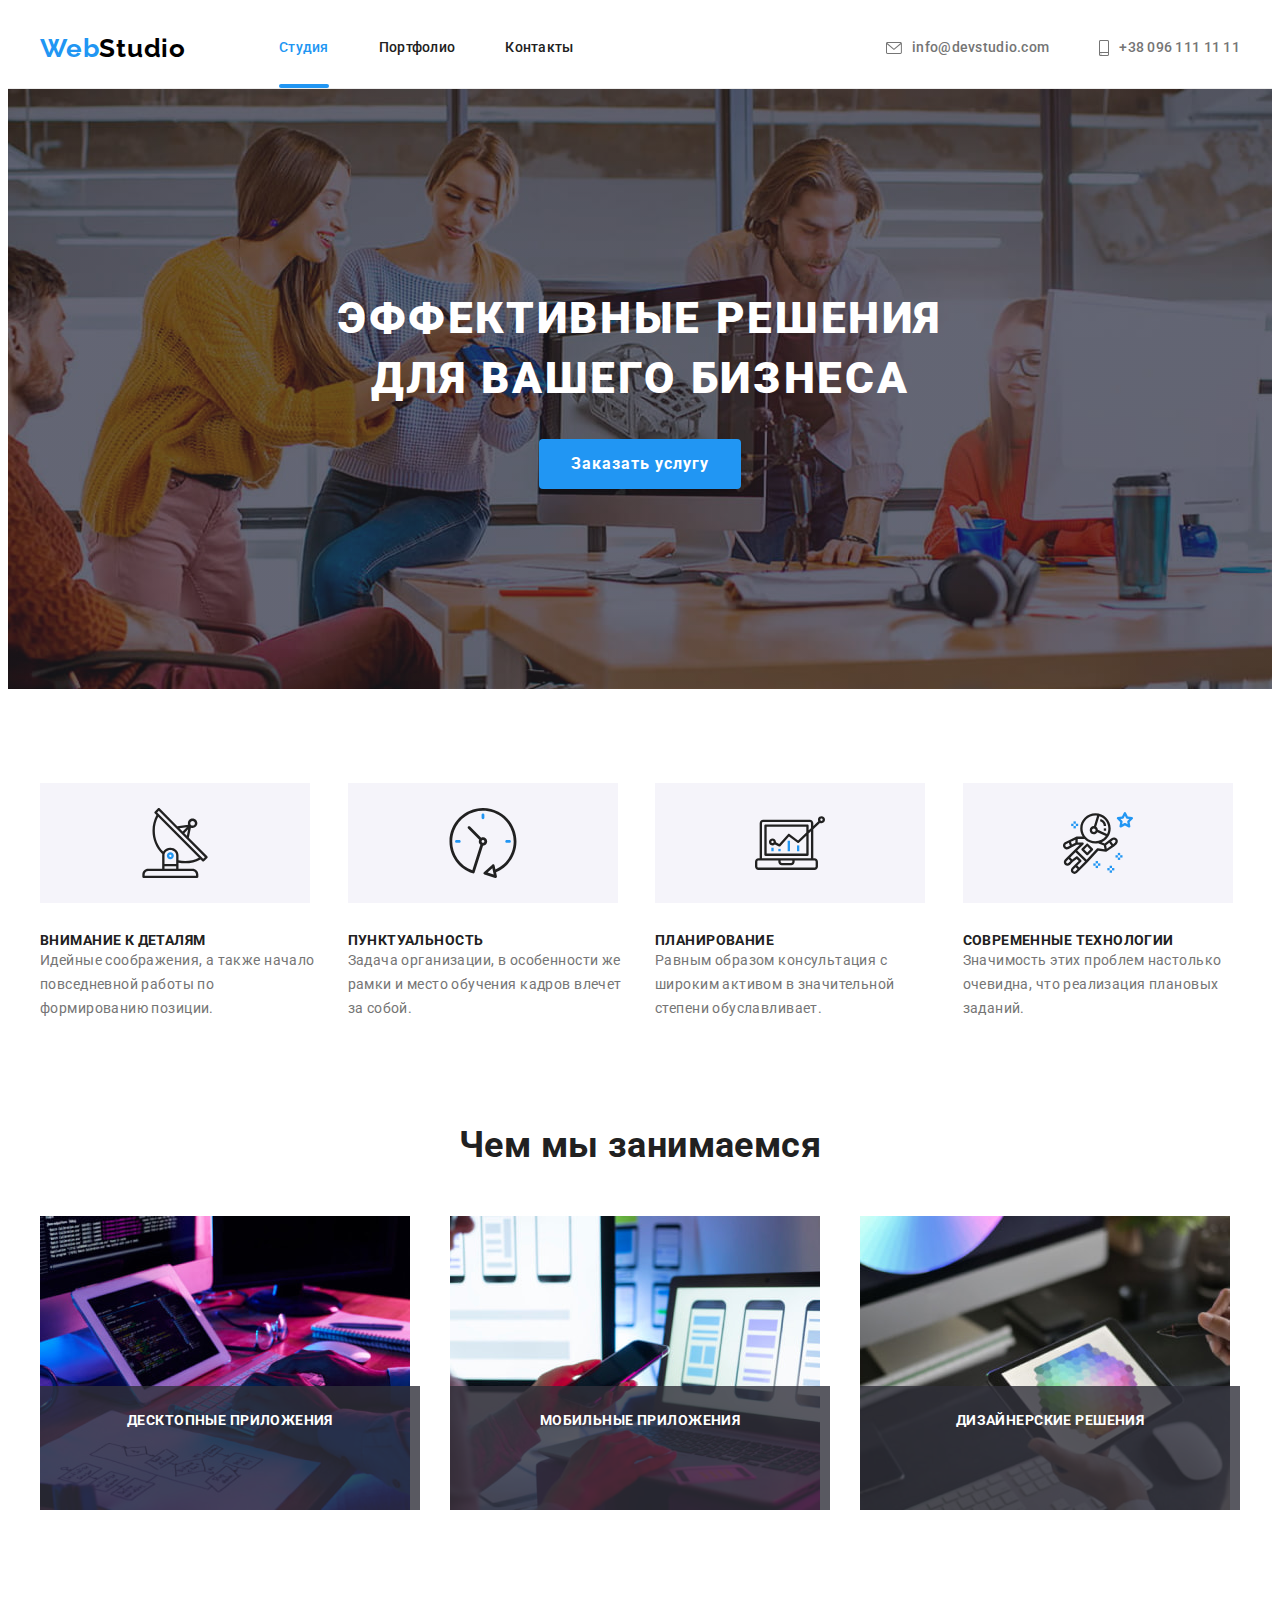
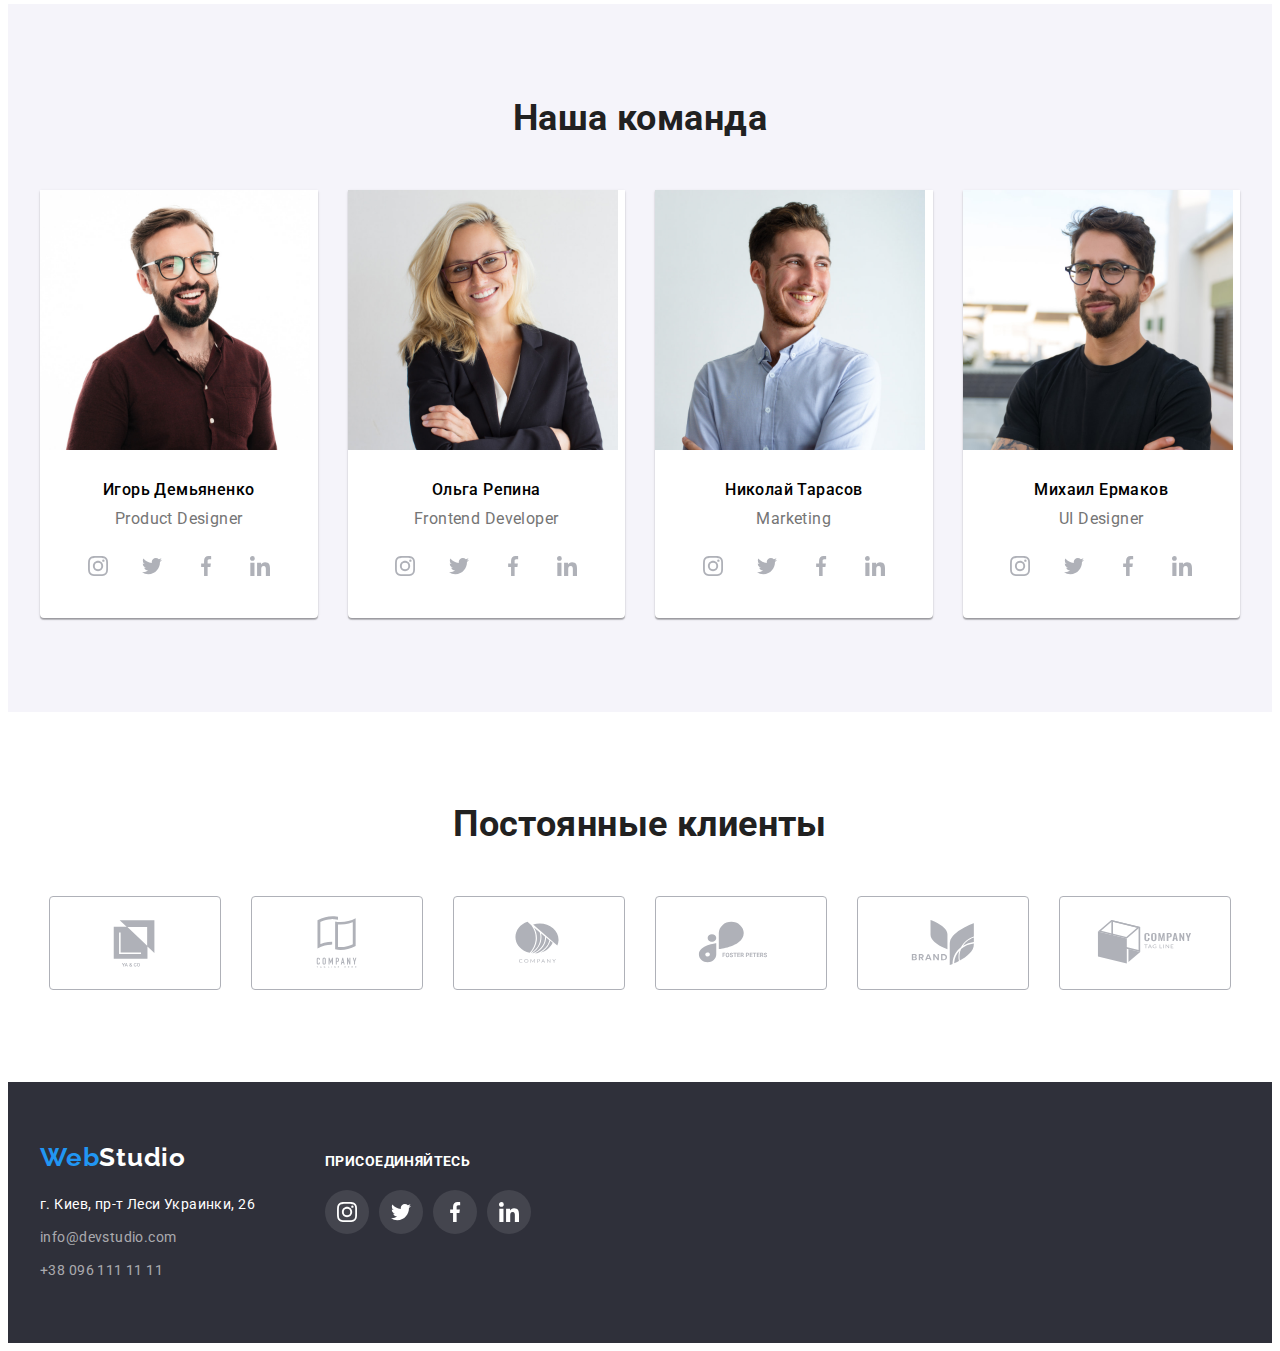
<file: index.html>
<!DOCTYPE html>
<html lang="en">
  <head>
    <meta charset="UTF-8" />
    <meta http-equiv="X-UA-Compatible" content="IE=edge" />
    <meta name="viewport" content="width=device-width, initial-scale=1.0" />
    <title>Web Studio</title>
    <!-- Project fonts -->
    <link rel="preconnect" href="https://fonts.googleapis.com" />
    <link rel="preconnect" href="https://fonts.gstatic.com" crossorigin />
    <link
      href="https://fonts.googleapis.com/css2?family=Raleway:wght@700&family=Roboto:wght@400;500;700;900&display=swap"
      rel="stylesheet"
    />
    <!-- Normalize -->
    <link
      rel="stylesheet"
      href="https://cdnjs.cloudflare.com/ajax/libs/modern-normalize/1.1.0/modern-normalize.min.css"
      integrity="sha512-wpPYUAdjBVSE4KJnH1VR1HeZfpl1ub8YT/NKx4PuQ5NmX2tKuGu6U/JRp5y+Y8XG2tV+wKQpNHVUX03MfMFn9Q=="
      crossorigin="anonymous"
      referrerpolicy="no-referrer"
    />
    <!-- Custom styles -->
    <link rel="stylesheet" href="./css/styles.css" />
  </head>
  <body>
    <!-- Шапка  сайту-->
    <header class="header">
      <div class="container header-container">
        <a href="./index.html" class="logo">Web<span class="logo-black">Studio</span> </a>
        <nav class="navigator">
          <ul class="list">
            <li class="item">
              <a class="link current" href="./index.html">Студия</a>
            </li>
            <li class="item">
              <a class="link" href="./portfolio.html">Портфолио</a>
            </li>
            <li class="item">
              <a class="link" href="#contacts">Контакты</a></li>
          </ul>
        </nav>
        <ul class="list contacts-list">
          <li class="contacts-item">
            <a class="contacts" href="mailto:info@devstudio.com">
              <svg class="contacts-icon" width="16px" height="12px">
                <use href="./images/sprite.svg#icon-envelope "></use>
              </svg>
              info@devstudio.com</a
            >
          </li>
          <li class="contacts-item">
            <a class="contacts" href="tel:380961111111">
              <svg class="contacts-icon" width="10px" height="16px">
                <use href="./images/sprite.svg#icon-smartphone "></use>
              </svg>
              +38 096 111 11 11</a
            >
          </li>
        </ul>
      </div>
    </header>
    <main class="main">
      <!-- Секція "герой" -->
      <section class="hero">
        <div class="container">
          <h1 class="hero-title">Эффективные решения для вашего бизнеса</h1>
          <button class="hero-btn" type="button" name="order" data-modal-open>
            Заказать услугу
          </button>
          <div class="backdrop is-hidden" data-modal>
            <div class="modal">
              <button class="modal-btn" data-modal-close>
                <svg class="modbtn" width="11px" height="11px">
                  <use href="./images/sprite.svg#icon-vector"></use>
                </svg>
              </button>
            </div>
            <!-- <div class="modal-form"></div> -->
          </div>
        </div>
      </section>
      <!-- Секція "переваги" (назва секції прихована)-->
      <section class="advantage">
        <div class="container">
          <h2 class="section-title invisible">Преимущества</h2>
          <ul class="list adv grid">
            <li class="item grid-item">
              <div class="picture-box">
                <svg class="adv-icon" width="70" height="70">
                  <use href="./images/sprite.svg#icon-antenna"></use>
                </svg>
              </div>
              <h3 class="title">Внимание к деталям</h3>
              <p class="text">
                Идейные соображения, а также начало повседневной работы по формированию позиции.
              </p>
            </li>
            <li class="item grid-item">
              <div class="picture-box">
                <svg class="adv-icon" width="70" height="70">
                  <use href="./images/sprite.svg#icon-clock"></use>
                </svg>
              </div>
              <h3 class="title">Пунктуальность</h3>
              <p class="text">
                Задача организации, в особенности же рамки и место обучения кадров влечет за собой.
              </p>
            </li>
            <li class="item grid-item">
              <div class="picture-box">
                <svg class="adv-icon" width="70" height="70">
                  <use href="./images/sprite.svg#icon-diagram"></use>
                </svg>
              </div>
              <h3 class="title">Планирование</h3>
              <p class="text">
                Равным образом консультация с широким активом в значительной степени обуславливает.
              </p>
            </li>
            <li class="item grid-item">
              <div class="picture-box">
                <svg class="adv-icon" width="70" height="70">
                  <use href="./images/sprite.svg#icon-astronaut"></use>
                </svg>
              </div>
              <h3 class="title">Современные технологии</h3>
              <p class="text">
                Значимость этих проблем настолько очевидна, что реализация плановых заданий.
              </p>
            </li>
          </ul>
        </div>
      </section>
      <!-- Секція "Чим ми займаємось" -->
      <section class="works">
        <div class="container">
          <h2 class="section-title">Чем мы занимаемся</h2>
          <ul class="list work grid">
            <li class="grid-item">
              <img class="pic" src="./images/work/img1.jpg" alt="Web development" width="370" />
              <p class="title">десктопные приложения</p>
            </li>
            <li class="grid-item">
              <img src="./images/work/img2.jpg" alt="Mobile applications" width="370" />
              <p class="title">мобильные приложения</p>
            </li>
            <li class="grid-item">
              <img src="./images/work/img3.jpg" alt="Design" width="370" />
              <p class="title">дизайнерские решения</p>
            </li>
          </ul>
        </div>
      </section>
      <!-- Секція "команда" -->
      <section class="comand">
        <div class="container">
          <h2 class="section-title">Наша команда</h2>
          <ul class="list ccards grid">
            <li class="ccard grid-item">
              <img src="./images/comand/img1.jpg" alt="photo by Igor Demyanenko" width="270" />
              <div class="person">
                <h3 class="name">Игорь Демьяненко</h3>
                <p class="prof" lang="en">Product Designer</p>
                <ul class="social list">
                  <li class="social-item">
                    <a
                      class="social-link"
                      href=""
                      target="_blank"
                      rel="noopener noreferrer"
                      aria-label="Instagram"
                    >
                      <svg class="social-icon" width="20" height="20">
                        <use href="./images/sprite.svg#icon-instagram"></use>
                      </svg>
                    </a>
                  </li>
                  <li class="social-item">
                    <a
                      class="social-link"
                      href=""
                      target="_blank"
                      rel="noopener noreferrer"
                      aria-label="twitter"
                    >
                      <svg class="social-icon" width="20" height="20">
                        <use href="./images/sprite.svg#icon-twitter"></use>
                      </svg>
                    </a>
                  </li>
                  <li class="social-item">
                    <a
                      class="social-link"
                      href=""
                      target="_blank"
                      rel="noopener noreferrer"
                      aria-label="facebook"
                    >
                      <svg class="social-icon" width="20" height="20">
                        <use href="./images/sprite.svg#icon-facebook"></use>
                      </svg>
                    </a>
                  </li>
                  <li class="social-item">
                    <a
                      class="social-link"
                      href=""
                      target="_blank"
                      rel="noopener noreferrer"
                      aria-label="linkedin"
                    >
                      <svg class="social-icon" width="20" height="20">
                        <use href="./images/sprite.svg#icon-linkedin"></use>
                      </svg>
                    </a>
                  </li>
                </ul>
              </div>
            </li>
            <li class="ccard grid-item">
              <img src="./images/comand/img2.jpg" alt="photo by Olga Repina" width="270" />
              <div class="person">
                <h3 class="name">Ольга Репина</h3>
                <p class="prof" lang="en">Frontend Developer</p>
                <ul class="social list">
                  <li class="social-item">
                    <a
                      class="social-link"
                      href=""
                      target="_blank"
                      rel="noopener noreferrer"
                      aria-label="Instagram"
                    >
                      <svg class="social-icon" width="20" height="20">
                        <use href="./images/sprite.svg#icon-instagram"></use>
                      </svg>
                    </a>
                  </li>
                  <li class="social-item">
                    <a
                      class="social-link"
                      href=""
                      target="_blank"
                      rel="noopener noreferrer"
                      aria-label="twitter"
                    >
                      <svg class="social-icon" width="20" height="20">
                        <use href="./images/sprite.svg#icon-twitter"></use>
                      </svg>
                    </a>
                  </li>
                  <li class="social-item">
                    <a
                      class="social-link"
                      href=""
                      target="_blank"
                      rel="noopener noreferrer"
                      aria-label="facebook"
                    >
                      <svg class="social-icon" width="20" height="20">
                        <use href="./images/sprite.svg#icon-facebook"></use>
                      </svg>
                    </a>
                  </li>
                  <li class="social-item">
                    <a
                      class="social-link"
                      href=""
                      target="_blank"
                      rel="noopener noreferrer"
                      aria-label="linkedin"
                    >
                      <svg class="social-icon" width="20" height="20">
                        <use href="./images/sprite.svg#icon-linkedin"></use>
                      </svg>
                    </a>
                  </li>
                </ul>
              </div>
            </li>
            <li class="ccard grid-item">
              <img src="./images/comand/img3.jpg" alt="photo by Nikolai Tarasov" width="270" />
              <div class="person">
                <h3 class="name">Николай Тарасов</h3>
                <p class="prof" lang="en">Marketing</p>
                <ul class="social list">
                  <li class="social-item">
                    <a
                      class="social-link"
                      href=""
                      target="_blank"
                      rel="noopener noreferrer"
                      aria-label="Instagram"
                    >
                      <svg class="social-icon" width="20" height="20">
                        <use href="./images/sprite.svg#icon-instagram"></use>
                      </svg>
                    </a>
                  </li>
                  <li class="social-item">
                    <a
                      class="social-link"
                      href=""
                      target="_blank"
                      rel="noopener noreferrer"
                      aria-label="twitter"
                    >
                      <svg class="social-icon" width="20" height="20">
                        <use href="./images/sprite.svg#icon-twitter"></use>
                      </svg>
                    </a>
                  </li>
                  <li class="social-item">
                    <a
                      class="social-link"
                      href=""
                      target="_blank"
                      rel="noopener noreferrer"
                      aria-label="facebook"
                    >
                      <svg class="social-icon" width="20" height="20">
                        <use href="./images/sprite.svg#icon-facebook"></use>
                      </svg>
                    </a>
                  </li>
                  <li class="social-item">
                    <a
                      class="social-link"
                      href=""
                      target="_blank"
                      rel="noopener noreferrer"
                      aria-label="linkedin"
                    >
                      <svg class="social-icon" width="20" height="20">
                        <use href="./images/sprite.svg#icon-linkedin"></use>
                      </svg>
                    </a>
                  </li>
                </ul>
              </div>
            </li>
            <li class="ccard grid-item">
              <img src="./images/comand/img4.jpg" alt="photo by Mikhail Ermakov" width="270" />
              <div class="person">
                <h3 class="name">Михаил Ермаков</h3>
                <p class="prof" lang="en">UI Designer</p>
                <ul class="social list">
                  <li class="social-item">
                    <a
                      class="social-link"
                      href=""
                      target="_blank"
                      rel="noopener noreferrer"
                      aria-label="Instagram"
                    >
                      <svg class="social-icon" width="20" height="20">
                        <use href="./images/sprite.svg#icon-instagram"></use>
                      </svg>
                    </a>
                  </li>
                  <li class="social-item">
                    <a
                      class="social-link"
                      href=""
                      target="_blank"
                      rel="noopener noreferrer"
                      aria-label="twitter"
                    >
                      <svg class="social-icon" width="20" height="20">
                        <use href="./images/sprite.svg#icon-twitter"></use>
                      </svg>
                    </a>
                  </li>
                  <li class="social-item">
                    <a
                      class="social-link"
                      href=""
                      target="_blank"
                      rel="noopener noreferrer"
                      aria-label="facebook"
                    >
                      <svg class="social-icon" width="20" height="20">
                        <use href="./images/sprite.svg#icon-facebook"></use>
                      </svg>
                    </a>
                  </li>
                  <li class="social-item">
                    <a
                      class="social-link"
                      href=""
                      target="_blank"
                      rel="noopener noreferrer"
                      aria-label="linkedin"
                    >
                      <svg class="social-icon" width="20" height="20">
                        <use href="./images/sprite.svg#icon-linkedin"></use>
                      </svg>
                    </a>
                  </li>
                </ul>
              </div>
            </li>
          </ul>
        </div>
      </section>
      <!-- Секція "Постійні клієнти" -->
      <section class="clients">
        <div class="container">
          <h2 class="section-title">Постоянные клиенты</h2>
          <ul class="list">
            <li class="item">
              <a class="link" href="">
                <svg class="clients-icon" width="106" height="60">
                  <use href="./images/sprite.svg#icon-logo1"></use>
                </svg>
              </a>
            </li>
            <li class="item">
              <a class="link" href="">
                <svg class="clients-icon" width="106" height="60">
                  <use href="./images/sprite.svg#icon-logo2"></use>
                </svg>
              </a>
            </li>
            <li class="item">
              <a class="link" href="">
                <svg class="clients-icon" width="106" height="60">
                  <use href="./images/sprite.svg#icon-logo3"></use>
                </svg>
              </a>
            </li>
            <li class="item">
              <a class="link" href="">
                <svg class="clients-icon" width="106" height="60">
                  <use href="./images/sprite.svg#icon-logo4"></use>
                </svg>
              </a>
            </li>
            <li class="item">
              <a class="link" href="">
                <svg class="clients-icon" width="106" height="60">
                  <use href="./images/sprite.svg#icon-logo5"></use>
                </svg>
              </a>
            </li>
            <li class="item">
              <a class="link" href="">
                <svg class="clients-icon" width="106" height="60">
                  <use href="./images/sprite.svg#icon-logo6"></use>
                </svg>
              </a>
            </li>
          </ul>
        </div>
      </section>
    </main>
    <!-- Підвал сайту -->
    <footer class="footer">
      <div class="container">
        <div class="address-container">
          <a class="logo" href="./index.html">Web<span class="logo-white">Studio</span> </a>
          <address class="address" id="contacts">
            <ul class="list ads">
              <li class="item">
                <a
                  class="map"
                  href="//goo.gl/maps/XvVAJL7zwZZcy64VA"
                  target="_blank"
                  rel="noopener noreferrer"
                  >г. Киев, пр-т Леси Украинки, 26</a
                >
              </li>
              <li class="item">
                <a class="mail" href="mailto:info@devstudio.com">info@devstudio.com</a>
              </li>
              <li class="item">
                <a class="tel" href="tel:380961111111">+38 096 111 11 11</a>
              </li>
            </ul>
          </address>
        </div>
        <div class="call">
          <h3 class="call-title">Присоединяйтесь</h3>
          <ul class="list">
            <li class="item">
              <a
                class="call-link"
                href=""
                target="_blank"
                rel="noopener noreferrer"
                aria-label="Instagram"
              >
                <svg class="call-icon" width="20" height="20">
                  <use href="./images/sprite.svg#icon-instagram"></use>
                </svg>
              </a>
            </li>
            <li class="item">
              <a
                class="call-link"
                href=""
                target="_blank"
                rel="noopener noreferrer"
                aria-label="twitter"
              >
                <svg class="call-icon" width="20" height="20">
                  <use href="./images/sprite.svg#icon-twitter"></use>
                </svg>
              </a>
            </li>
            <li class="item">
              <a
                class="call-link"
                href=""
                target="_blank"
                rel="noopener noreferrer"
                aria-label="facebook"
              >
                <svg class="call-icon" width="20" height="20">
                  <use href="./images/sprite.svg#icon-facebook"></use>
                </svg>
              </a>
            </li>
            <li class="item">
              <a
                class="call-link"
                href=""
                target="_blank"
                rel="noopener noreferrer"
                aria-label="linkedin"
              >
                <svg class="call-icon" width="20" height="20">
                  <use href="./images/sprite.svg#icon-linkedin"></use>
                </svg>
              </a>
            </li>
          </ul>
        </div>
      </div>
    </footer>
    <script src="./js/modal.js"></script>
  </body>
</html>
</file>
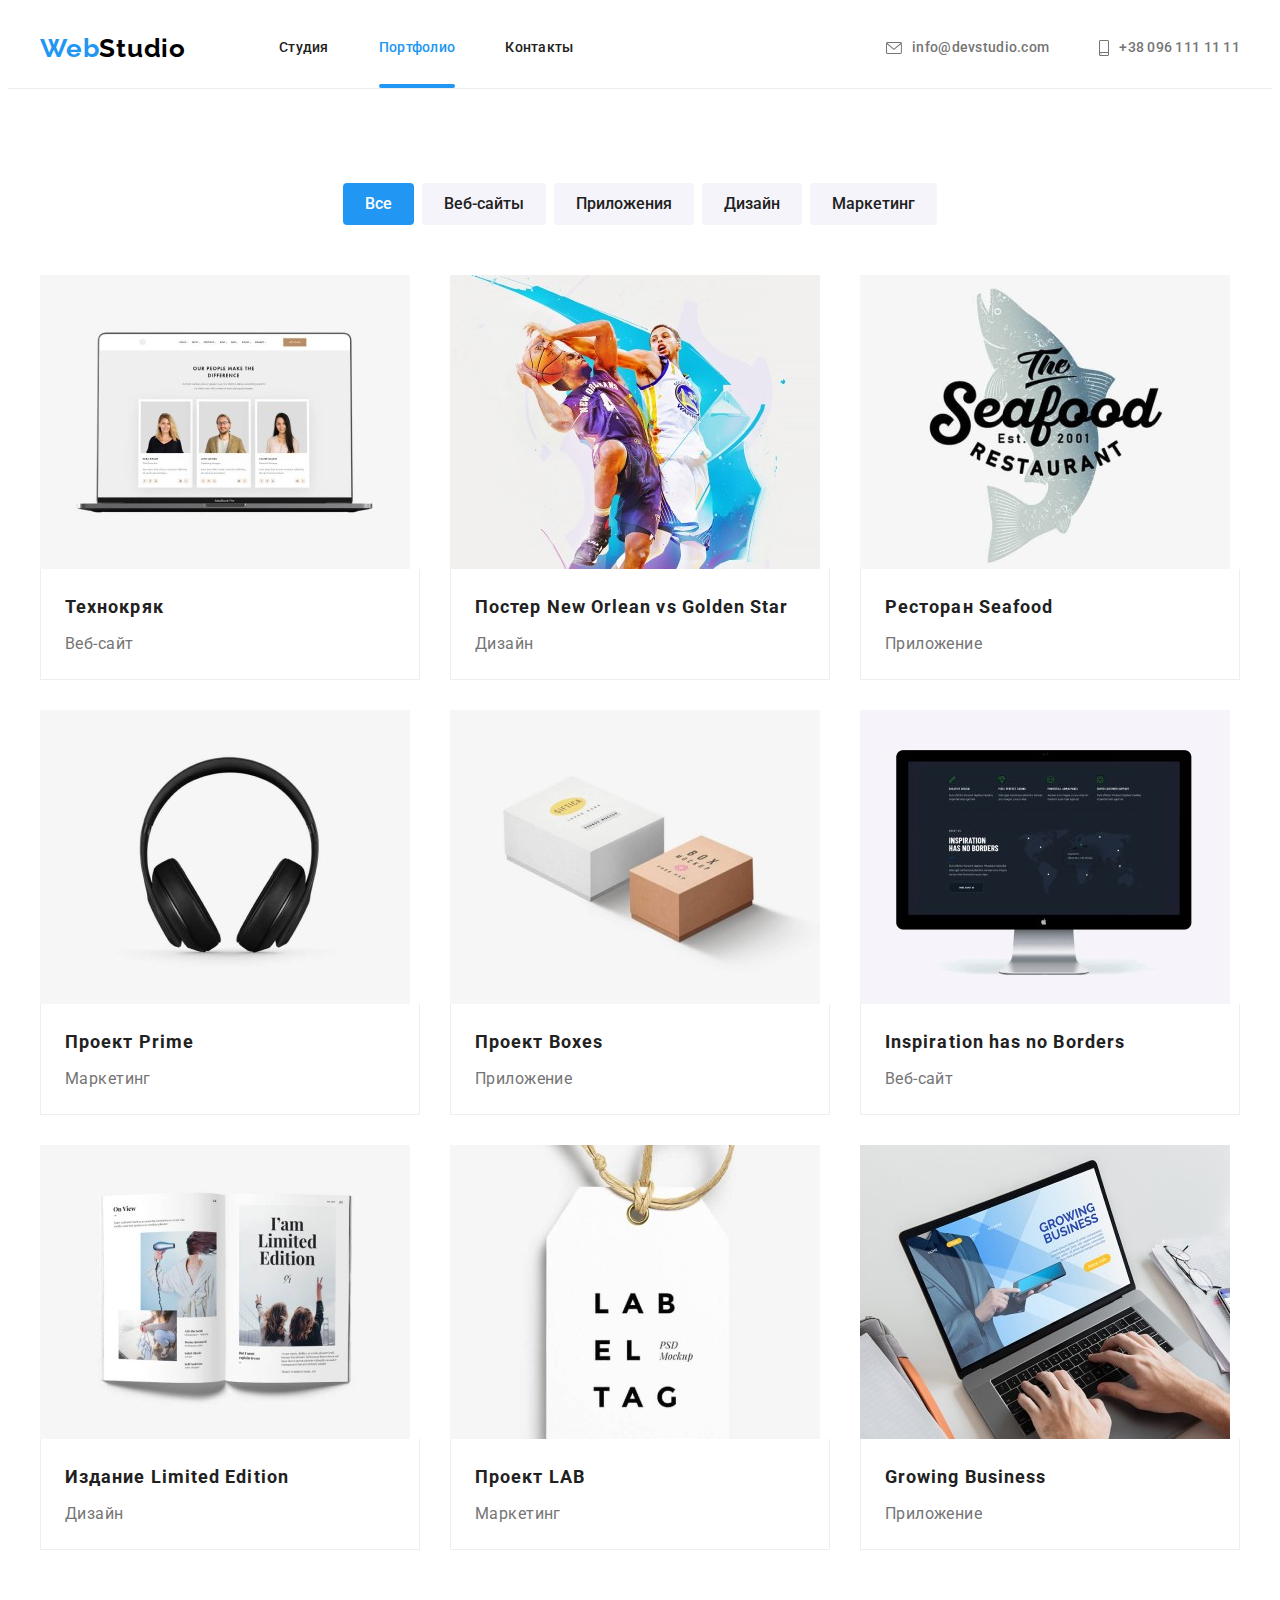
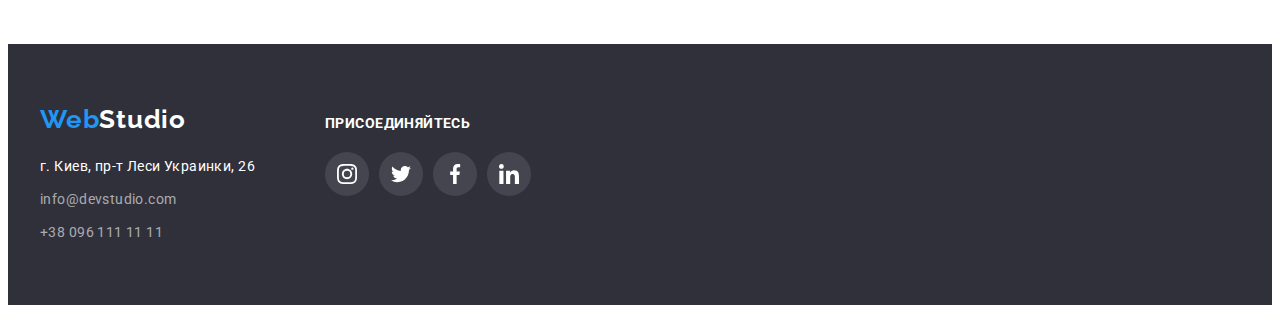
<file: portfolio.html>
<!DOCTYPE html>
<html lang="en">
  <head>
    <meta charset="UTF-8" />
    <meta http-equiv="X-UA-Compatible" content="IE=edge" />
    <meta name="viewport" content="width=device-width, initial-scale=1.0" />
    <title>Portfolio</title>
    <!-- Project fonts -->
    <link rel="preconnect" href="https://fonts.googleapis.com" />
    <link rel="preconnect" href="https://fonts.gstatic.com" crossorigin />
    <link
      href="https://fonts.googleapis.com/css2?family=Raleway:wght@700&family=Roboto:wght@400;500;700;900&display=swap"
      rel="stylesheet"
    />
    <!-- Normalize -->
    <link
      rel="stylesheet"
      href="https://cdnjs.cloudflare.com/ajax/libs/modern-normalize/1.1.0/modern-normalize.min.css"
      integrity="sha512-wpPYUAdjBVSE4KJnH1VR1HeZfpl1ub8YT/NKx4PuQ5NmX2tKuGu6U/JRp5y+Y8XG2tV+wKQpNHVUX03MfMFn9Q=="
      crossorigin="anonymous"
      referrerpolicy="no-referrer"
    />
    <!-- Custom styles -->
    <link rel="stylesheet" href="./css/styles.css" />
  </head>
  <body>
    <!-- Шапка сайту -->
    <header class="header">
      <div class="container header-container">
        <a href="./index.html" class="logo">Web<span class="logo-black">Studio</span> </a>
        <nav class="navigator">
          <ul class="list">
            <li class="item">
              <a class="link" href="./index.html">Студия</a>
            </li>
            <li class="item item-current">
              <a class="link current" href="./portfolio.html">Портфолио</a>
            </li>
            <li class="item">
              <a class="link" href="#contacts">Контакты</a>
            </li>
          </ul>
        </nav>
        <ul class="list contacts-list">
          <li class="contacts-item">
            <a class="contacts" href="mailto:info@devstudio.com">
              <svg class="contacts-icon" width="16px" height="12px">
                <use href="./images/sprite.svg#icon-envelope "></use>
              </svg>
              info@devstudio.com</a
            >
          </li>
          <li class="contacts-item">
            <a class="contacts" href="tel:380961111111">
              <svg class="contacts-icon" width="10px" height="16px">
                <use href="./images/sprite.svg#icon-smartphone "></use>
              </svg>
              +38 096 111 11 11</a
            >
          </li>
        </ul>
      </div>
    </header>
    <main>
      <section class="section portfolio">
        <h1 class="invisible">Портфолио</h1>
        <!-- Кнопки вибору -->
        <div class="container">
          <ul class="list button">
            <li class="item"><button class="btn current" type="button">Все</button></li>
            <li class="item"><button class="btn" type="button">Веб-сайты</button></li>
            <li class="item"><button class="btn" type="button">Приложения</button></li>
            <li class="item"><button class="btn" type="button">Дизайн</button></li>
            <li class="item"><button class="btn" type="button">Маркетинг</button></li>
          </ul>
          <!-- Картки вибіркового перегляду  -->
          <ul class="list cards grid">
            <li class="item grid-item">
              <a class="card" href="">
                <div class="card-thumb">
                  <img
                    class="picture"
                    src="./images/portfolio/img1.jpg"
                    width="370"
                    alt="Технокряк"
                  />
                  <div class="card-overlay">
                    <p class="blue-text">
                      Ресурс предлагает комплексные предложения с разным уровнем функционала и
                      сервисов. Все это позволит посетителю получить исчерпывающие сведения о
                      компании или частном лице.
                    </p>
                  </div>
                </div>
                <div class="text-bloc">
                  <h2 class="card-title">Технокряк</h2>
                  <p class="card-type">Веб-сайт</p>
                </div>
              </a>
            </li>
            <li class="item grid-item">
              <a class="card" href="">
                <div class="card-thumb">
                <img
                  src="./images/portfolio/img2.jpg"
                  width="370"
                  alt="Постер New Orlean vs Golden Star"
                />
                <div class="card-overlay">
                    <p class="blue-text">
                      Ресурс предлагает комплексные предложения с разным уровнем функционала и
                      сервисов. Все это позволит посетителю получить исчерпывающие сведения о
                      компании или частном лице.
                    </p>
                  </div>
                </div>
                <div class="text-bloc">
                  <h2 class="card-title">Постер New Orlean vs Golden Star</h2>
                  <p class="card-type">Дизайн</p>
                </div>
              </a>
            </li>
            <li class="item grid-item">
              <div class="card-thumb">
              <a class="card" href="">
                <img src="./images/portfolio/img3.jpg" width="370" alt="Ресторан Seafood" />
                <div class="card-overlay">
                    <p class="blue-text">
                      Ресурс предлагает комплексные предложения с разным уровнем функционала и
                      сервисов. Все это позволит посетителю получить исчерпывающие сведения о
                      компании или частном лице.
                    </p>
                  </div>
                </div>
                <div class="text-bloc">
                  <h2 class="card-title">Ресторан Seafood</h2>
                  <p class="card-type">Приложение</p>
                </div>
              </a>
            </li>
            <li class="item grid-item">
              <a class="card" href="">
                <div class="card-thumb">
                <img src="./images/portfolio/img4.jpg" width="370" alt="Проект Prime" />
                <div class="card-overlay">
                    <p class="blue-text">
                      Ресурс предлагает комплексные предложения с разным уровнем функционала и
                      сервисов. Все это позволит посетителю получить исчерпывающие сведения о
                      компании или частном лице.
                    </p>
                  </div>
                </div>
                <div class="text-bloc">
                  <h2 class="card-title">Проект Prime</h2>
                  <p class="card-type">Маркетинг</p>
                </div>
              </a>
            </li>
            <li class="item grid-item">
              <a class="card" href="">
                <div class="card-thumb">
                <img src="./images/portfolio/img5.jpg" width="370" alt="Проект Boxes" />
                <div class="card-overlay">
                    <p class="blue-text">
                      Ресурс предлагает комплексные предложения с разным уровнем функционала и
                      сервисов. Все это позволит посетителю получить исчерпывающие сведения о
                      компании или частном лице.
                    </p>
                  </div>
                </div>
                <div class="text-bloc">
                  <h2 class="card-title">Проект Boxes</h2>
                  <p class="card-type">Приложение</p>
                </div>
              </a>
            </li>
            <li class="item grid-item">
              <a class="card" href="">
                <div class="card-thumb">
                <img
                  src="./images/portfolio/img6.jpg"
                  width="370"
                  alt="Inspiration has no Borders"
                />
                <div class="card-overlay">
                    <p class="blue-text">
                      Ресурс предлагает комплексные предложения с разным уровнем функционала и
                      сервисов. Все это позволит посетителю получить исчерпывающие сведения о
                      компании или частном лице.
                    </p>
                  </div>
                </div>
                <div class="text-bloc">
                  <h2 class="card-title">Inspiration has no Borders</h2>
                  <p class="card-type">Веб-сайт</p>
                </div>
              </a>
            </li>
            <li class="item grid-item">
              <a class="card" href="">
                <div class="card-thumb">
                <img src="./images/portfolio/img7.jpg" width="370" alt="Издание Limited Edition" />
                <div class="card-overlay">
                    <p class="blue-text">
                      Ресурс предлагает комплексные предложения с разным уровнем функционала и
                      сервисов. Все это позволит посетителю получить исчерпывающие сведения о
                      компании или частном лице.
                    </p>
                  </div>
                </div>
                <div class="text-bloc">
                  <h2 class="card-title">Издание Limited Edition</h2>
                  <p class="card-type">Дизайн</p>
                </div>
              </a>
            </li>
            <li class="item grid-item">
              <a class="card" href="">
                <div class="card-thumb">
                <img src="./images/portfolio/img8.jpg" width="370" alt="Проект LAB" />
                <div class="card-overlay">
                    <p class="blue-text">
                      Ресурс предлагает комплексные предложения с разным уровнем функционала и
                      сервисов. Все это позволит посетителю получить исчерпывающие сведения о
                      компании или частном лице.
                    </p>
                  </div>
                </div>
                <div class="text-bloc">
                  <h2 class="card-title">Проект LAB</h2>
                  <p class="card-type">Маркетинг</p>
                </div>
              </a>
            </li>
            <li class="item grid-item">
              <a class="card" href="">
                <div class="card-thumb">
                <img src="./images/portfolio/img9.jpg" width="370" alt="Growing Business" />
                <div class="card-overlay">
                    <p class="blue-text">
                      Ресурс предлагает комплексные предложения с разным уровнем функционала и
                      сервисов. Все это позволит посетителю получить исчерпывающие сведения о
                      компании или частном лице.
                    </p>
                  </div>
                </div>
                <div class="text-bloc">
                  <h2 class="card-title">Growing Business</h2>
                  <p class="card-type">Приложение</p>
                </div>
              </a>
            </li>
          </ul>
        </div>
      </section>
    </main>
    <footer class="footer">
      <div class="container">
        <div class="address-container">
          <a class="logo" href="./index.html">Web<span class="logo-white">Studio</span> </a>
          <address class="address" id="contacts">
            <ul class="list ads">
              <li class="item">
                <a
                  class="map"
                  href="//goo.gl/maps/XvVAJL7zwZZcy64VA"
                  target="_blank"
                  rel="noopener noreferrer"
                  >г. Киев, пр-т Леси Украинки, 26</a
                >
              </li>
              <li class="item">
                <a class="mail" href="mailto:info@devstudio.com">info@devstudio.com</a>
              </li>
              <li class="item">
                <a class="tel" href="tel:380961111111">+38 096 111 11 11</a>
              </li>
            </ul>
          </address>
        </div>
        <div class="call">
          <h3 class="call-title">Присоединяйтесь</h3>
          <ul class="list">
            <li class="item">
              <a
                class="call-link"
                href=""
                target="_blank"
                rel="noopener noreferrer"
                aria-label="Instagram"
              >
                <svg class="call-icon" width="20" height="20">
                  <use href="./images/sprite.svg#icon-instagram"></use>
                </svg>
              </a>
            </li>
            <li class="item">
              <a
                class="call-link"
                href=""
                target="_blank"
                rel="noopener noreferrer"
                aria-label="twitter"
              >
                <svg class="call-icon" width="20" height="20">
                  <use href="./images/sprite.svg#icon-twitter"></use>
                </svg>
              </a>
            </li>
            <li class="item">
              <a
                class="call-link"
                href=""
                target="_blank"
                rel="noopener noreferrer"
                aria-label="facebook"
              >
                <svg class="call-icon" width="20" height="20">
                  <use href="./images/sprite.svg#icon-facebook"></use>
                </svg>
              </a>
            </li>
            <li class="item">
              <a
                class="call-link"
                href=""
                target="_blank"
                rel="noopener noreferrer"
                aria-label="linkedin"
              >
                <svg class="call-icon" width="20" height="20">
                  <use href="./images/sprite.svg#icon-linkedin"></use>
                </svg>
              </a>
            </li>
          </ul>
        </div>
      </div>
    </footer>
  </body>
</html>
</file>
<file: css/styles.css>
:root {
    /*    Шрифти    */
    --primary-font: 'Roboto',  sans-serif;
    --secondary-font: 'Raleway', sans-serif;
    /*    Колір тексту    */
    --primary-text-color: #212121;
    --secondary-text-color: #757575;
    --third-text-color: #FFFFFF;
    --accent-color: #2196f3;
    /*    Колір фону    */
    --primary-bg-color: #FFFFFF;
    --secondary-bg-color: #F5F4FA;
    /*    Сітка    */
    --items: 2;
    --indent: 30px;
    /*  Час затримки анімації*/
    --timing-function: cubic-bezier(0.4, 0, 0.2, 1);
}

body {
    background-color:var(--primary-bg-color);
    font-family: var(--primary-font);
    font-size: 14px;
    line-height: 1.17;
    letter-spacing: 0.03em;
 }
 h1, h2, h3, h4, h5, h6, p{
     margin: 0;
 }
 img{
     display: block;
    max-width: 100%;
    height: auto;
 }
 html{
     scroll-behavior: smooth;
 }

.container{
    /* outline: 1px solid red; */
    width: 1200px;
    padding-left: 15px;
    padding-right: 15px;
    margin-left: auto;
    margin-right: auto;
}
.list{ 
    list-style: none;
    padding: 0;
    margin: 0;
}
.grid{
    display: flex;
    flex-wrap: wrap;
    gap: var(--indent);
}
.grid-item {
    flex-basis: calc((100% - (var(--items) - 1) * var(--indent)) / var(--items));
} 

/* ============================== */
/*          H e a d e r           */
/* ============================== */

.header {
    background: var(--primary-bg-color);
    border-bottom: 1px solid #ECECEC;
}

.header-container{
    display: flex;
    align-items: center;
}
/* логотип */
.logo {
    color: var(--accent-color);
    font-family: var(--secondary-font);
    font-weight: 700;
    font-size: 26px;
    line-height: 1.19;
    letter-spacing: 0.03em;
    text-decoration: none;
}
.header .logo{
    margin-right: 93px;
}
.logo-black {
    color: black;
}
.logo-white {
    color: white;
}

/* меню навігатора */
.navigator .list{
    display: flex;
    align-items: center;
    justify-content: center;
}
.navigator .item {
    margin-right: 50px;
}
.navigator .item:last-child{
    margin: 0;
}
.navigator .link {
    position: relative;
    display: block;
    padding-top: 32px;
    padding-bottom: 32px;

    color: var(--primary-text-color);
    font-weight: 500;
    line-height: 1.14;
    letter-spacing: 0.02em;
    text-decoration: none;

    transition: color 250ms var(--timing-function);
}
.navigator .link:hover,
.navigator .link:focus,
.navigator .current {
    color: var(--accent-color);
}
.navigator .current::after {
    content: "";
    position: absolute;
    bottom:0;
    left:0;
    
    width: 100%;
    height: 4px;
    border-radius: 2px;
    background-color: var(--accent-color);
}


/* контакти */
.contacts-list {
    display: flex;
    margin-left: auto;
    align-items: center;
}
.contacts {
    display: flex;
    align-items: center;
    justify-content: space-between;
    padding-top: 32px;
    padding-bottom: 32px;

    font-weight: 500;
    line-height: 1.14;
    letter-spacing: 0.02em;
    list-style: none;
    text-decoration: none;
    color: var(--secondary-text-color);

    transition: color 250ms var(--timing-function);
}
.contacts:hover,
.contacts:focus {
    color: var(--accent-color);
}
.contacts-item:first-child{
    margin-right: 50px;
}
.contacts-icon{
    fill: currentColor;
    margin-right: 10px;
}


/* ============================== */
/*            M a i n             */ 
/* ============================== */

/* Секція "герой" */
.hero { 
    max-width: 1600px;
    margin-left: auto;
    margin-right: auto;
    padding-top: 200px;
    padding-bottom: 200px;
    text-align: center;
    background-color: #2F303A;
    background-image: linear-gradient(to bottom, rgba(47, 48, 58, 0.4), rgba(47, 48, 58, 0.4)), url('../images/bg/hero.jpg');
    background-repeat: no-repeat;
    background-position: center;
    background-size: cover;
    }
.hero-title { 
    margin-right: auto;
    margin-left: auto;
    width: 696px;
    margin-bottom: 30px;

    font-weight: 900;
    font-size: 44px;
    line-height: 1.36;
    text-align: center;
    letter-spacing: 0.06em;
    text-transform: uppercase;
    color: var(--third-text-color);
}
.hero-btn {
    display: inline-block;
    min-width: 200px;
    border-radius: 4px;
    padding: 10px 32px;
    border: none;

    font-family:inherit;
    font-weight: 700;
    font-size: 16px;
    line-height: 1.88;
    letter-spacing: 0.06em;
    cursor: pointer;
    background-color: var(--accent-color);
    color: var(--third-text-color);
    box-shadow: 0px 4px 4px rgba(0, 0, 0, 0.15);
}
/* - - - - - - - - - -  */
/*    Модальне вікно    */
/* - - - -- - - - - - - */

.backdrop {
    position: fixed;
    top: 0;
    left: 0;
    width: 100%;
    height: 100%;
    background-color: rgba(0, 0, 0, 0.2);

    opacity: 1;
    transition: opasity 250ms var(--timing-function),
    visibility 250ms var(--timing-function);
}
.backdrop.is-hidden{
    opacity: 0;
    visibility: hidden;
    pointer-events: none;
}
.backdrop.is-hidden .modal {
    transform: translate(-50%, -50%) scale(0.9);
}
.modal {
    position: absolute;
    top: 50%;
    left: 50%;

    height: 580px;
    width: 530px;
    background-color: #fff;
    border-radius: 4px;

    transform: translate(-50%, -50%) scale(1);

    transition: transform 250ms var(--timing-function);
}
.modal-btn{
    position:absolute;
    top: 8px;
    right:8px;
    display: flex;
    align-items: center;
    justify-content: center;
    width: 30px;
    height: 30px;
    padding: 0;
    border-radius: 50%;
    cursor: pointer;
    border: 1px solid rgba(0, 0, 0, 0.1);
    background-color: transparent;
}

/* Назви секцій  */
.section-title {
    font-weight: 700;
    font-size: 36px;
    line-height: 1.16;
    text-align: center;
    color: var(--primary-text-color);
}

/* Секція "Переваги" */
.advantage {
    padding-top: 94px;
    padding-bottom: 94px;
}
.invisible {
    position: absolute;
    white-space: nowrap;
    width: 1px;
    height: 1px;
    overflow: hidden;
    border: 0;
    padding: 0;
    clip: rect(0 0 0 0);
    clip-path: inset(50%);
    margin: -1px;
}
.picture-box{
    display: flex;
    align-items: center;
    justify-content: center;
    background-color: #F5F4FA;
    width: 270px;
    height: 120px;
    margin-bottom: 30px;
}
.adv-icon{
    fill: var(--primary-text-color);
    --color2: var(--accent-color);
}
.adv,
.work,
.ccards {
    display: flex;
    align-items: center;
    justify-content: space-between;
}
.adv .item{
    --items:4;
    width: 270px;
}
.adv .item{
margin-bottom: 10px;
color: var(--primary-text-color);
}
.adv .title,
.works .title, 
.call-title{ 
    font-weight: 700;
    font-size: 14px;
    line-height: 1.14;
    text-transform: uppercase; 
} 

.adv .text {
    line-height: 1.71;
    color:var(--secondary-text-color);
}

/* Секція "Чим ми займаємось" */
.works{
    padding-bottom: 94px;
}
.work .grid-item{
    position: relative;
    --items:3;
}
.works .section-title,
.comand .section-title,
.clients .section-title {
    margin-bottom: 50px;
}
.work .title{
    position: absolute;
    bottom:0;
    left:0;

    content: "";
    
    text-align: center;
    padding: 27px 0;
    width: 100%;
    height: 70px;
    color: var(--third-text-color);
    background-color: rgba(47, 48, 58, 0.8);
}

/* Секція "Команда" */
.comand {
    padding-top: 94px;
    padding-bottom: 94px;
    background: var(--secondary-bg-color);
}
.ccard{
    --items:4;
    background: var(--primary-bg-color);
    box-shadow: 0px 1px 3px rgba(0, 0, 0, 0.12),
    0px 1px 1px rgba(0, 0, 0, 0.14),
    0px 2px 1px rgba(0, 0, 0, 0.2);
    border-radius: 0px 0px 4px 4px;
}
.person{
    padding-top: 30px;
    padding-bottom: 30px;
}
.name {
    margin-bottom: 10px;
    font-weight: 500;
    font-size: 16px;
    line-height: 1.19;
    text-align: center;
}
.prof {
    margin-bottom: 16px;
    font-size: 16px;
    line-height: 1.19;
    text-align: center;    
    color: var(--secondary-text-color);
}
/* Секція "Команда" - Соц.мережі */
.social {
    display: flex;
    align-items: center;
    justify-content: center;
}

.social-link {
    display: flex;
    align-items: center;
    justify-content: center;
    width: 44px;
    height: 44px;
    border-radius: 50%;
    background-color: var(--primary-bg-color);

    transition: color 250ms var(--timing-function);
}

.social-link:hover,
.social-link:focus {
    background-color: var(--accent-color);
}
.social-icon {
    fill: #AFB1B8;
    transition: fill 250ms var(--timing-function);
}
.social-link:hover .social-icon,
.social-link:focus .social-icon {
    fill: var(--third-text-color);
}

.social-item {
    margin-right: 10px;
}

.social-item:last-child {
    margin-right: 0;
}



/* Секція "Постійні клієнти" */
.clients{
    padding-top: 92px;
    padding-bottom: 92px;
}
.clients .list{
    display: flex;
    align-items: center;
    justify-content: center;
}
.clients .item {
    margin-right: 30px;
}

.clients .item:last-child {
    margin-right: 0;
}
.clients .link{
    display: flex;
    align-items: center;
    justify-content: center;
    width: 170px;
    height: 92px;

    border: 1px solid #AFB1B8;
    border-radius: 4px;

    transition: border-color 250ms var(--timing-function);
}
.clients .link:hover,
.clients .link:focus{
    border-color: var(--accent-color);
}
.clients-icon{
    fill: #AFB1B8;
    transition: fill 250ms var(--timing-function);
}
.clients .link:hover .clients-icon,
.clients .link:focus .clients-icon{
    fill: var(--accent-color);
}


/* ============================== */
/*         F o o t e r            */
/* ============================== */

.footer {
    display: flex;
    align-items:center;
    justify-content: center;
    flex-wrap: wrap;
    
    padding-top: 60px;
    padding-bottom: 60px;

    background: #2F303A;
}
.footer .container {
    display: flex;
    align-items: baseline;
}
.address-container{
    margin-right: 70px;
}
.footer .logo{
    display: inline-block;
    margin-bottom: 20px;
}
.address {
    line-height: 1.71;
    font-style: normal;
}
.ads .item{
    display: block;
    margin-bottom: 9px;
}
.ads .item:last-child{
    margin-bottom: 0;
}
.map {
    text-decoration: none;
    color:var(--third-text-color);
}
.mail, .tel{
    text-decoration: none;
    color: rgba(255, 255, 255, 0.6);
}

/*  Присоединяйтесь */

.call .list{
    display: flex;
    align-items: center;
    justify-content: center;
}
.call-title{
    margin-bottom: 20px;
    color: var(--third-text-color);
}
.call-link {
    display: flex;
    align-items: center;
    justify-content: center;
    width: 44px;
    height: 44px;
    border-radius: 50%;
    background-color: rgb(255, 255, 255, 0.1);

    transition: background-color 250ms var(--timing-function);
}
.call-link:hover,
.call-link:focus {
    background-color: var(--accent-color);
}
.call-icon {
    fill: var(--third-text-color);
    transition: fill 250ms var(--timing-function);
}
.call-link:hover .call-icon,
.call-link:focus .call-icon {
    fill: var(--third-text-color);
}
.call .item {
    margin-right: 10px; 
}
.call .item:last-child {
    margin-right: 0;
}



/* ============================== */
/*      P o r t f o l i o         */
/* ============================== */

.portfolio {
    padding-top: 94px;
    padding-bottom: 94px;
}

/* Портфолио - кнопки */
.button{
    display: flex;
    align-items: center;
    justify-content: center;
    margin-bottom: 50px;
}
.button .item{
    margin-right: 8px;
}
.button .item:last-child{
    margin-right: 0;
}
.btn {
    padding: 6px 22px;
    border: none;

    font-family: inherit;
    font-weight: 500;
    font-size: 16px;
    line-height: 1.86;
    text-align: center;
    color: var(--primary-text-color);
    background-color: var(--secondary-bg-color);
    border-radius: 4px;
    
    transition: background-color 250ms var(--timing-function),
        color 250ms var(--timing-function),
        box-shadow 250ms var(--timing-function);
}
.btn:hover, 
.btn:focus {
    color: var(--third-text-color);
    background-color: var(--accent-color);
    box-shadow: 0px 3px 1px rgba(0, 0, 0, 0.1),
    0px 1px 2px rgba(0, 0, 0, 0.08),
    0px 2px 2px rgba(0, 0, 0, 0.12);
    border-radius: 4px;
    cursor:pointer;
}
.btn.current {
    color: var(--third-text-color);
    background-color: var(--accent-color);
}

/* Портфоліо - картки */
.cards{
    --items: 3;    
}
.cards .item{
    background: var(--primary-bg-color);    
}
.text-bloc{
    padding: 20px 24px;
    border: 1px solid  #EEEEEE;
    border-top: 0; 
}
.card-thumb{
    position: relative;
    overflow: hidden;
}
.card-overlay{
    position: absolute;
    top: 0;
    left: 0;
    width: 100%;
    height: 100%;
    background-color: rgba(33, 150, 243, 0.9);
    
    transform: translateY(101%);
    transition: transform 250ms var(--timing-function);
}
.portfolio .card:hover .card-overlay,
.portfolio .card:focus .card-overlay {
    transform: translateY(0);
}
.blue-text{
    position: absolute;
    top: 0;
    left: 0;
        
    font-size: 18px;
    line-height: 1.56;
    letter-spacing: 0.03em;

    padding: 63px 24px;
    width: 100%;
    height: 100%;
    color: var(--third-text-color);
}
.portfolio .card{
    text-decoration: none;
    transition: box-shadow 250ms var(--timing-function);
}
.portfolio .card:hover,
.portfolio .card:focus{
    display: block;
    box-shadow: 0px 4px 4px 0px rgba(0, 0, 0, 0.25);
}
.card-title{
    margin-bottom: 4px;

    font-weight: 700;
    font-size: 18px;
    line-height: 2;
    letter-spacing: 0.06em;
    color: var(--primary-text-color)
}
.card-type{
    font-size: 16px;
    line-height: 1.88;
    color: var(--secondary-text-color);
}
</file>
